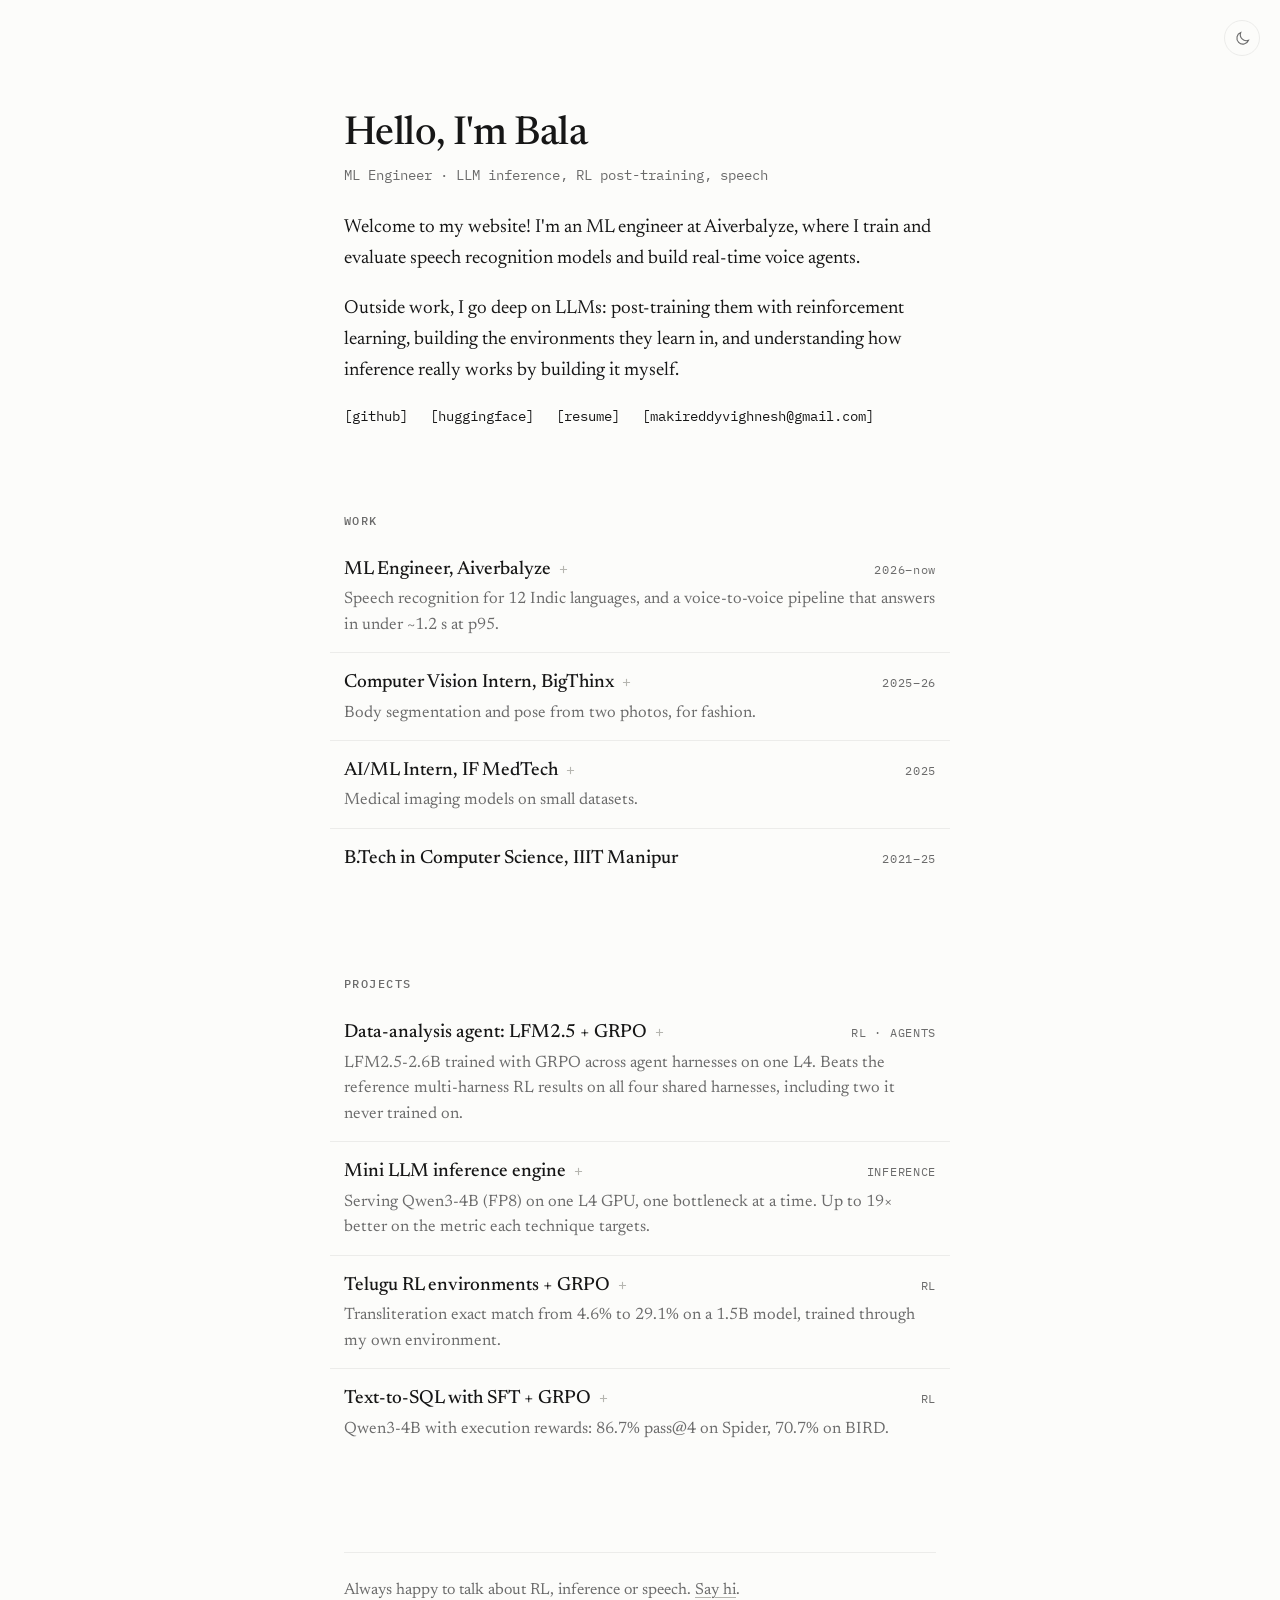
<file: index.html>
<!doctype html>
<html lang="en">
<head>
  <meta charset="utf-8">
  <meta name="viewport" content="width=device-width, initial-scale=1">
  <title>Bala Vighnesh Reddy</title>
  <meta name="description" content="ML engineer working on LLM inference, RL post-training and speech recognition.">
  <link rel="canonical" href="https://makireddyvighnesh.github.io/">
  <meta property="og:type" content="website">
  <meta property="og:url" content="https://makireddyvighnesh.github.io/">
  <meta property="og:title" content="Bala Vighnesh Reddy">
  <meta property="og:description" content="ML engineer working on LLM inference, RL post-training and speech recognition.">
  <meta property="og:image" content="https://makireddyvighnesh.github.io/og.png">
  <meta property="og:image:width" content="1200">
  <meta property="og:image:height" content="630">
  <meta property="og:image:alt" content="Bala Vighnesh Reddy, ML engineer: LLM inference, RL post-training, speech">
  <meta name="twitter:card" content="summary_large_image">
  <meta name="twitter:title" content="Bala Vighnesh Reddy">
  <meta name="twitter:description" content="ML engineer working on LLM inference, RL post-training and speech recognition.">
  <meta name="twitter:image" content="https://makireddyvighnesh.github.io/og.png">
  <meta name="theme-color" content="#fcfcfa" media="(prefers-color-scheme: light)">
  <meta name="theme-color" content="#121212" media="(prefers-color-scheme: dark)">
  <link rel="icon" href="favicon.svg" type="image/svg+xml">
  <link rel="icon" href="favicon-32.png" sizes="32x32" type="image/png">
  <link rel="apple-touch-icon" href="apple-touch-icon.png">
  <link rel="preconnect" href="https://fonts.googleapis.com">
  <link rel="preconnect" href="https://fonts.gstatic.com" crossorigin>
  <link href="https://fonts.googleapis.com/css2?family=IBM+Plex+Mono:wght@400;500&family=Newsreader:ital,opsz,wght@0,6..72,400;0,6..72,500;1,6..72,400&display=swap" rel="stylesheet">
  <link rel="stylesheet" href="style.css">
  <script>
    // Apply the saved theme before first paint; with no saved choice the system setting wins.
    try { var t = localStorage.getItem("theme"); if (t) document.documentElement.dataset.theme = t; } catch (e) {}
  </script>
</head>
<body>
  <button class="theme" type="button" aria-label="Toggle dark mode">
    <svg class="sun" viewBox="0 0 24 24" aria-hidden="true"><circle cx="12" cy="12" r="4.5"/><path d="M12 1.5v3M12 19.5v3M1.5 12h3M19.5 12h3M4.6 4.6l2.1 2.1M17.3 17.3l2.1 2.1M4.6 19.4l2.1-2.1M17.3 6.7l2.1-2.1"/></svg>
    <svg class="moon" viewBox="0 0 24 24" aria-hidden="true"><path d="M20.5 14.5A8.5 8.5 0 0 1 9.5 3.5a8.5 8.5 0 1 0 11 11z"/></svg>
  </button>

  <main>
    <header>
      <h1>Hello, I'm Bala</h1>
      <p class="headline">ML Engineer · LLM inference, RL post-training, speech</p>

      <p>Welcome to my website! I'm an ML engineer at Aiverbalyze, where I train and evaluate speech recognition models and build real-time voice agents.</p>

      <p>Outside work, I go deep on LLMs: post-training them with reinforcement learning, building the environments they learn in, and understanding how inference really works by building it myself.</p>

      <p class="social">
        <a href="https://github.com/Makireddyvighnesh">[github]</a>
        <a href="https://huggingface.co/makireddyvighnesh">[huggingface]</a>
        <a href="resume.pdf">[resume]</a>
        <!-- <a href="LINKEDIN_URL">[linkedin]</a> -->
        <a href="mailto:makireddyvighnesh@gmail.com">[makireddyvighnesh@gmail.com]</a>
      </p>
    </header>

    <section>
      <h2>Work</h2>

      <details class="row">
        <summary>
          <span class="title">ML Engineer, Aiverbalyze</span>
          <span class="meta">2026–now</span>
          <span class="desc">Speech recognition for 12 Indic languages, and a voice-to-voice pipeline that answers in under ~1.2 s at p95.</span>
        </summary>
        <div class="story">
          <h3>Speech recognition</h3>
          <p>I train, evaluate and analyze ASR models. I fine-tuned a FastConformer RNN-T model (Nemotron ASR 3.5) across 12 Indic languages to 19.2% average OIWER, on synthetic domain data I generated and curated. Error analysis showed Malayalam drifting into other languages mid-sentence, and masked language-token conditioning fixed it, improving Malayalam by about 40%.</p>
          <h3>Voice-to-voice pipeline</h3>
          <p>Speech in, LLM, speech out, in real time. I added barge-in, so the agent stops generating and speaking the moment the user talks, plus turn triggering and streaming preprocessing (DeepFilterNet, Silero VAD, utterance segmentation). End-to-end response latency is under ~1.2 s at p95.</p>
        </div>
      </details>

      <details class="row">
        <summary>
          <span class="title">Computer Vision Intern, BigThinx</span>
          <span class="meta">2025–26</span>
          <span class="desc">Body segmentation and pose from two photos, for fashion.</span>
        </summary>
        <div class="story">
          <p>A segmentation and pose pipeline (U²-Net, P3M-Net, DWPose, MediaPipe). I tested SMPL for 3D body meshes from sparse views, which changed the approach for loose clothing. Low-light enhancement with LLFormer improved the pipeline by 30%, served live through Gradio.</p>
        </div>
      </details>

      <details class="row">
        <summary>
          <span class="title">AI/ML Intern, IF MedTech</span>
          <span class="meta">2025</span>
          <span class="desc">Medical imaging models on small datasets.</span>
        </summary>
        <div class="story">
          <p>A ViT fine-tuned on limited data and quantized to INT8 at 89% accuracy. Faster R-CNN and DeepLabV3 for anatomy detection and segmentation (0.64 IoU). A RAG assistant over a medical reference book with Llama 3 8B.</p>
        </div>
      </details>

      <div class="row static">
        <span class="title">B.Tech in Computer Science, IIIT Manipur</span>
        <span class="meta">2021–25</span>
      </div>
    </section>

    <section>
      <h2>Projects</h2>

      <details class="row">
        <summary>
          <span class="title">Data-analysis agent: LFM2.5 + GRPO</span>
          <span class="meta">RL · AGENTS</span>
          <span class="desc">LFM2.5-2.6B trained with GRPO across agent harnesses on one L4. Beats the reference multi-harness RL results on all four shared harnesses, including two it never trained on.</span>
        </summary>
        <div class="story">
          <p>Each task gives the agent Kaggle data files and a question. It explores the files with code in a sandbox and writes one answer, which a grader checks. I trained LFM2.5-2.6B across four harnesses (Pi, mini-swe-agent, Codex CLI, Prime Agent) and held out OpenCode and Claude Code to test whether the skill transfers.</p>
          <p>Everything ran on a single L4: vLLM with FP8 weights and the GRPO trainer share the GPU, with a fresh LoRA on the frozen base, async generation, and truncated importance sampling to correct for stale samples and the FP8 sampler. Context was 24k, against 128k in the reference blog.</p>
          <figure class="chart pair" aria-label="Reference blog versus my model on test250, pass@1">
            <figcaption>test250 pass@1 <span class="key"><i class="k0"></i>blog (128k) <i class="k1"></i>mine (24k)</span></figcaption>
            <div class="metric"><span class="lbl">OpenCode<small>held out</small></span>
              <div class="bars">
                <div class="bar" title="Blog: 49.6"><span class="track"><i class="b0" style="--v:75.6%"></i><b>49.6</b></span></div>
                <div class="bar" title="Mine: 52.0"><span class="track"><i style="--v:79.3%"></i><b>52.0</b></span></div>
              </div></div>
            <div class="metric"><span class="lbl">Claude Code<small>held out</small></span>
              <div class="bars">
                <div class="bar" title="Blog: 48.8"><span class="track"><i class="b0" style="--v:74.4%"></i><b>48.8</b></span></div>
                <div class="bar" title="Mine: 54.0"><span class="track"><i style="--v:82.3%"></i><b>54.0</b></span></div>
              </div></div>
            <div class="metric"><span class="lbl">mini-swe-agent<small>trained on</small></span>
              <div class="bars">
                <div class="bar" title="Blog: 64.8"><span class="track"><i class="b0" style="--v:98.8%"></i><b>64.8</b></span></div>
                <div class="bar" title="Mine: 65.6"><span class="track"><i style="--v:100%"></i><b>65.6</b></span></div>
              </div></div>
            <div class="metric"><span class="lbl">Codex CLI<small>trained on</small></span>
              <div class="bars">
                <div class="bar" title="Blog: 53.6"><span class="track"><i class="b0" style="--v:81.7%"></i><b>53.6</b></span></div>
                <div class="bar" title="Mine: 56.8"><span class="track"><i style="--v:86.6%"></i><b>56.8</b></span></div>
              </div></div>
          </figure>
          <p>The reward only pays for efficiency on correct answers: fewer tool calls, a smaller context, reading slices instead of whole files, and no invented tools. Invented-tool calls fell from about 3 to 0.02 per rollout, and training stayed stable for all 183 updates. The margins are within 1-attempt noise (about ±3 points), so a multi-attempt run is the next check.</p>
          <p class="stack">LFM2.5-2.6B · GRPO · LoRA · vLLM (FP8) · Harbor sandboxes</p>
          <p class="links"><a href="https://github.com/Makireddyvighnesh/lfm2.5-data-agent-grpo">code and results ↗</a></p>
        </div>
      </details>

      <details class="row">
        <summary>
          <span class="title">Mini LLM inference engine</span>
          <span class="meta">INFERENCE</span>
          <span class="desc">Serving Qwen3-4B (FP8) on one L4 GPU, one bottleneck at a time. Up to 19× better on the metric each technique targets.</span>
        </summary>
        <div class="story">
          <p>I wanted to understand inference, not just call it: what the metrics mean, what breaks under load, and why. So I built an engine from a plain decode loop upward, adding one technique at a time and measuring the exact metric it should fix.</p>
          <figure class="chart" aria-label="Speedup from each technique on the metric it targets">
            <figcaption>Speedup on the metric each technique targets</figcaption>
            <div class="bar" title="KV cache: 113 → 55.9 ms/token"><span class="lbl">KV cache<small>113 → 55.9 ms/token</small></span><span class="track"><i style="--v:10.5%"></i><b>2.0×</b></span></div>
            <div class="bar" title="Continuous batching: 9.65 → 0.57 s to first token"><span class="lbl">Continuous batching<small>9.65 → 0.57 s to first token</small></span><span class="track"><i style="--v:89.5%"></i><b>17×</b></span></div>
            <div class="bar" title="Paged KV + Triton: 83.9 → 195 tok/s"><span class="lbl">Paged KV + Triton<small>83.9 → 195 tok/s</small></span><span class="track"><i style="--v:12.1%"></i><b>2.3×</b></span></div>
            <div class="bar" title="CUDA Graphs: 56.1 → 22.6 ms/token"><span class="lbl">CUDA Graphs<small>56.1 → 22.6 ms/token</small></span><span class="track"><i style="--v:13.2%"></i><b>2.5×</b></span></div>
            <div class="bar" title="Prefix cache: 1,481 → 114 ms to first token"><span class="lbl">Prefix cache<small>1,481 → 114 ms to first token</small></span><span class="track"><i style="--v:68.4%"></i><b>13×</b></span></div>
            <div class="bar" title="Mixed batching: 3.26 → 0.17 s worst stall"><span class="lbl">Mixed batching<small>3.26 → 0.17 s worst stall</small></span><span class="track"><i style="--v:100.0%"></i><b>19×</b></span></div>
          </figure>
          <p>With CUDA Graph decode it serves 370 tok/s at batch 16, against 229 for Hugging Face <code>generate()</code>. Four fused Triton kernels cut 8K-token prefill by 23%. Every engine was checked token for token against Hugging Face, and all scheduling policies produce identical outputs.</p>
          <p class="links"><a href="https://github.com/Makireddyvighnesh/mini-inference-engine">code and benchmarks ↗</a></p>
        </div>
      </details>

      <details class="row">
        <summary>
          <span class="title">Telugu RL environments + GRPO</span>
          <span class="meta">RL</span>
          <span class="desc">Transliteration exact match from 4.6% to 29.1% on a 1.5B model, trained through my own environment.</span>
        </summary>
        <div class="story">
          <p>Reinforcement learning environments for Telugu built on OpenEnv, covering transliteration, OCR, ASR and translation, from open datasets (Aksharantar, FLEURS, Samanantar and others). Each one serves a task, grades the answer against a hidden reference, and blocks reward hacking: empty, looping or ballooning answers score zero.</p>
          <p>I trained Qwen2.5-1.5B-Instruct with LoRA for 1,000 GRPO steps through the transliteration environment on 2×T4. On all 10,260 Aksharantar test words:</p>
          <figure class="chart pair" aria-label="Base model versus GRPO on the Aksharantar test set">
            <figcaption>Base vs. GRPO, 10,260 test words <span class="key"><i class="k0"></i>base <i class="k1"></i>GRPO</span></figcaption>
            <div class="metric"><span class="lbl">Exact match<small>higher is better</small></span>
              <div class="bars">
                <div class="bar" title="Base: 4.6%"><span class="track"><i class="b0" style="--v:15.8%"></i><b>4.6%</b></span></div>
                <div class="bar" title="GRPO: 29.1%"><span class="track"><i style="--v:100%"></i><b>29.1%</b></span></div>
              </div></div>
            <div class="metric"><span class="lbl">Character error rate<small>lower is better</small></span>
              <div class="bars">
                <div class="bar" title="Base: 0.547"><span class="track"><i class="b0" style="--v:100%"></i><b>0.547</b></span></div>
                <div class="bar" title="GRPO: 0.204"><span class="track"><i style="--v:37.3%"></i><b>0.204</b></span></div>
              </div></div>
          </figure>
          <p class="links"><a href="https://github.com/Makireddyvighnesh/telugu-rl-envs">code ↗</a> <a href="https://huggingface.co/makireddyvighnesh/Qwen2.5-1.5B-Instruct-telugu-translit-grpo">model ↗</a></p>
        </div>
      </details>

      <details class="row">
        <summary>
          <span class="title">Text-to-SQL with SFT + GRPO</span>
          <span class="meta">RL</span>
          <span class="desc">Qwen3-4B with execution rewards: 86.7% pass@4 on Spider, 70.7% on BIRD.</span>
        </summary>
        <div class="story">
          <p>Fine-tuning on examples teaches a model to write SQL that <em>looks</em> right. But a query is only right if it runs and returns the right rows.</p>
          <p>I generated and validated 9,000+ chain-of-thought SQL examples with DeepSeek, fine-tuned Qwen3-4B with 4-bit QLoRA, then trained with GRPO using a reward that executes each query. That improved pass@1 by 10% over the SFT model.</p>
          <p class="stack">Qwen3-4B · DeepSeek · QLoRA · GRPO · Tinker</p>
        </div>
      </details>
    </section>

    <footer>
      <p>Always happy to talk about RL, inference or speech. <a href="mailto:makireddyvighnesh@gmail.com">Say hi</a>.</p>
    </footer>
  </main>
  <script>
    document.querySelector(".theme").addEventListener("click", function () {
      var root = document.documentElement;
      var dark = root.dataset.theme
        ? root.dataset.theme === "dark"
        : matchMedia("(prefers-color-scheme: dark)").matches;
      root.dataset.theme = dark ? "light" : "dark";
      try { localStorage.setItem("theme", root.dataset.theme); } catch (e) {}
    });
  </script>
</body>
</html>
</file>
<file: style.css>
:root {
  --bg: #fcfcfa;
  --text: #161616;
  --muted: #6b6b6b;
  --faint: #b5b5b0;
  --line: #ececea;
  --hover: #f4f3ef;
  --accent: #c2410c;
  --serif: "Newsreader", Georgia, serif;
  --mono: "IBM Plex Mono", ui-monospace, monospace;
}

@media (prefers-color-scheme: dark) {
  :root:not([data-theme="light"]) {
    --bg: #121212;
    --text: #ebebe8;
    --muted: #9b9b97;
    --faint: #555552;
    --line: #232322;
    --hover: #1b1b1a;
    --accent: #fb923c;
  }
}

:root[data-theme="dark"] {
  --bg: #121212;
  --text: #ebebe8;
  --muted: #9b9b97;
  --faint: #555552;
  --line: #232322;
  --hover: #1b1b1a;
  --accent: #fb923c;
}

:root { color-scheme: light; }
:root[data-theme="dark"] { color-scheme: dark; }
@media (prefers-color-scheme: dark) {
  :root:not([data-theme="light"]) { color-scheme: dark; }
}

* { box-sizing: border-box; }

html { -webkit-text-size-adjust: 100%; }

body {
  margin: 0;
  background: var(--bg);
  color: var(--text);
  font: 19px/1.65 var(--serif);
  font-feature-settings: "kern", "liga", "onum";
  -webkit-font-smoothing: antialiased;
  text-rendering: optimizeLegibility;
}

::selection { background: var(--accent); color: var(--bg); }

main {
  max-width: 640px;
  margin: 0 auto;
  padding: 112px 24px 80px;
}

p { margin: 0 0 18px; }

a {
  color: inherit;
  text-decoration: underline;
  text-decoration-color: var(--faint);
  text-decoration-thickness: 1px;
  text-underline-offset: 3px;
  transition: color .15s, text-decoration-color .15s;
}
a:hover { color: var(--accent); text-decoration-color: currentColor; }

/* Theme toggle */

.theme {
  position: absolute;
  top: 20px;
  right: 20px;
  width: 36px;
  height: 36px;
  display: grid;
  place-items: center;
  padding: 0;
  border: 1px solid var(--line);
  border-radius: 50%;
  background: var(--bg);
  color: var(--muted);
  cursor: pointer;
  transition: color .15s, border-color .15s;
}
.theme:hover { color: var(--accent); border-color: var(--faint); }
.theme:focus-visible { outline: 2px solid var(--accent); outline-offset: 2px; }
.theme svg { width: 17px; height: 17px; fill: none; stroke: currentColor; stroke-width: 1.6; stroke-linecap: round; }
.theme .moon { display: none; }

/* Show the moon in light mode (click for dark), the sun in dark mode. */
:root[data-theme="light"] .theme .moon, :root:not([data-theme]) .theme .moon { display: block; }
:root[data-theme="light"] .theme .sun, :root:not([data-theme]) .theme .sun { display: none; }
@media (prefers-color-scheme: dark) {
  :root:not([data-theme]) .theme .moon { display: none; }
  :root:not([data-theme]) .theme .sun { display: block; }
}
:root[data-theme="dark"] .theme .moon { display: none; }
:root[data-theme="dark"] .theme .sun { display: block; }

body { transition: background-color .2s, color .2s; }

/* Intro */

h1 {
  font-weight: 500;
  font-size: 40px;
  line-height: 1.15;
  letter-spacing: -0.015em;
  margin: 0 0 8px;
}

.headline {
  font: 14px var(--mono);
  color: var(--muted);
  margin: 0 0 28px;
}

header em { font-style: italic; }

.now {
  font: 14px/1.6 var(--mono);
  color: var(--muted);
  margin-top: 28px;
  display: flex;
  gap: 10px;
  align-items: baseline;
}
.dot {
  flex: none;
  width: 7px;
  height: 7px;
  border-radius: 50%;
  background: #22c55e;
  transform: translateY(-1px);
  box-shadow: 0 0 0 0 rgba(34, 197, 94, .5);
  animation: pulse 2.4s infinite;
}
@keyframes pulse {
  70% { box-shadow: 0 0 0 7px rgba(34, 197, 94, 0); }
  100% { box-shadow: 0 0 0 0 rgba(34, 197, 94, 0); }
}

.social { font: 14px var(--mono); margin: 20px 0 0; }
.social a { text-decoration: none; margin-right: 14px; }

/* Sections and rows */

section { margin-top: 88px; }

h2 {
  font: 500 12px var(--mono);
  text-transform: uppercase;
  letter-spacing: .12em;
  color: var(--muted);
  margin: 0 0 12px;
}

.row {
  display: block;
  margin: 0 -14px;
  padding: 14px;
  border-radius: 8px;
  text-decoration: none;
  transition: background .15s;
}
.row + .row { border-top: 1px solid var(--line); border-radius: 0 0 8px 8px; }
a.row:hover, details.row:not([open]):hover, details.row > summary:hover { background: var(--hover); color: inherit; }
details.row[open] { background: var(--hover); }

.row summary, a.row, .row.static {
  display: grid;
  grid-template-columns: 1fr auto;
  column-gap: 20px;
  align-items: baseline;
}
.row summary { cursor: pointer; list-style: none; }
.row summary::-webkit-details-marker { display: none; }

.title { font-weight: 500; font-size: 19px; }

a.row .title::after { content: " ↗"; color: var(--faint); font-size: 15px; transition: color .15s; }
a.row:hover .title::after { color: var(--accent); }

details.row .title::after {
  content: "+";
  display: inline-block;
  margin-left: 8px;
  font: 15px var(--mono);
  color: var(--faint);
  transition: transform .2s, color .15s;
}
details.row:hover .title::after { color: var(--accent); }
details.row[open] .title::after { transform: rotate(45deg); color: var(--accent); }

.meta {
  font: 11.5px var(--mono);
  letter-spacing: .06em;
  color: var(--muted);
  white-space: nowrap;
}

.desc {
  grid-column: 1 / -1;
  margin-top: 2px;
  font-size: 16.5px;
  line-height: 1.55;
  color: var(--muted);
}

.story {
  margin-top: 14px;
  padding-top: 14px;
  border-top: 1px dashed var(--faint);
  font-size: 17px;
  line-height: 1.65;
  animation: open .25s ease-out;
}
.story p { margin: 0 0 12px; }
.story p:last-child { margin: 0; }
.story b { font-weight: 500; }
.story .stack { font: 12.5px var(--mono); color: var(--muted); }
@keyframes open { from { opacity: 0; transform: translateY(-4px); } }

footer {
  margin-top: 96px;
  padding-top: 24px;
  border-top: 1px solid var(--line);
  font-size: 16px;
  color: var(--muted);
}

@media (max-width: 560px) {
  body { font-size: 18px; }
  main { padding: 64px 20px 56px; }
  h1 { font-size: 34px; }
  section { margin-top: 64px; }
  .row { margin: 0 -10px; padding: 14px 10px; }
  .row summary, a.row, .row.static { grid-template-columns: 1fr; }
  .meta { order: -1; margin-bottom: 2px; }
}

@media (prefers-reduced-motion: reduce) {
  * { animation: none !important; transition: none !important; }
}

.story h3 { font: 500 12px var(--mono); text-transform: uppercase; letter-spacing: .08em; color: var(--muted); margin: 18px 0 6px; }
.story h3:first-child { margin-top: 0; }
.story ul { margin: 0 0 12px; padding-left: 20px; }
.story li { margin-bottom: 4px; }
.story table { border-collapse: collapse; font: 13px var(--mono); margin: 4px 0 14px; font-variant-numeric: tabular-nums; }
.story th, .story td { text-align: right; padding: 6px 0 6px 28px; border-bottom: 1px solid var(--line); }
.story th { font-weight: 500; color: var(--muted); }
.story td:first-child, .story th:first-child { text-align: left; padding-left: 0; }
.story td b { color: var(--accent); font-weight: 500; }
.story .links a { font: 13px var(--mono); margin-right: 16px; }
.story code { font: 0.85em var(--mono); }

@media (max-width: 560px) {
  .story table { font-size: 11.5px; }
  .story th, .story td { padding-left: 12px; }
}

/* Charts: one bar per value, scaled to the largest in its group. */

.chart { margin: 8px 0 18px; }
.chart figcaption {
  font: 12px var(--mono);
  color: var(--muted);
  margin-bottom: 10px;
  display: flex;
  flex-wrap: wrap;
  justify-content: space-between;
  gap: 4px 16px;
}
.chart .bar {
  display: grid;
  grid-template-columns: 210px 1fr;
  gap: 12px;
  align-items: center;
  padding: 5px 0;
}
.chart .lbl { font: 13px/1.3 var(--mono); }
.chart .lbl small { display: block; font-size: 11px; color: var(--muted); }
.chart .track { display: flex; align-items: center; gap: 8px; min-width: 0; }
.chart .track i {
  display: block;
  height: 14px;
  width: var(--v);
  min-width: 3px;
  background: var(--accent);
  border-radius: 0 4px 4px 0;
}
.chart .track b { font: 500 13px var(--mono); white-space: nowrap; }
.chart .track i.b0 { background: var(--faint); }

.chart.pair .metric {
  display: grid;
  grid-template-columns: 210px 1fr;
  gap: 12px;
  align-items: center;
  padding: 8px 0;
  border-top: 1px solid var(--line);
}
.chart.pair .bar { grid-template-columns: 1fr; padding: 2px 0; }
.chart .key { display: inline-flex; align-items: center; gap: 6px; }
.chart .key i { display: inline-block; width: 10px; height: 10px; border-radius: 2px; background: var(--accent); }
.chart .key i.k0 { background: var(--faint); }
.chart .key i.k1 { margin-left: 8px; }

@media (max-width: 560px) {
  .chart .bar, .chart.pair .metric { grid-template-columns: 1fr; gap: 4px; }
  .chart .bar { padding: 7px 0; }
}
</file>
